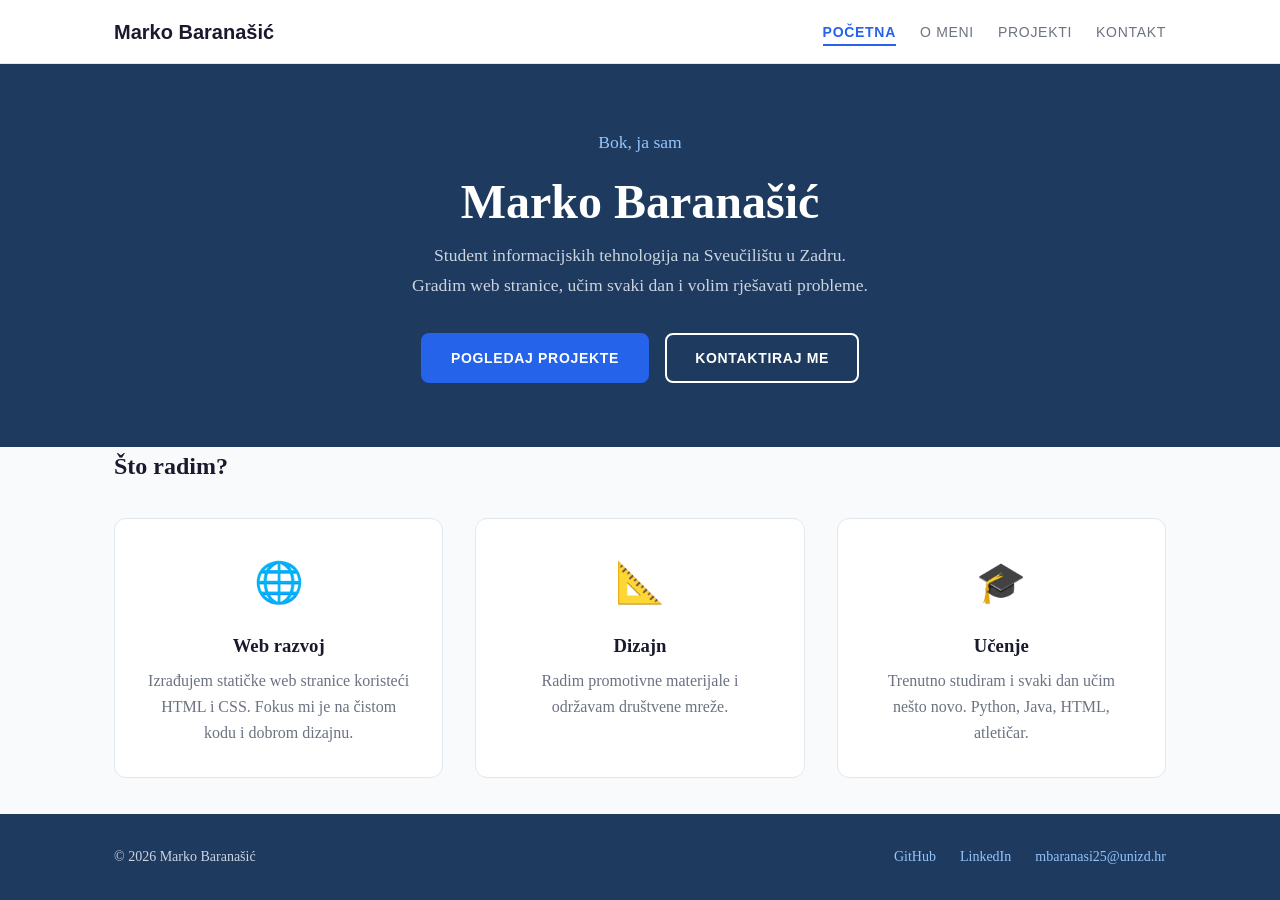
<file: index.html>
<!DOCTYPE html>
<html lang="hr">
<head>
  <meta charset="UTF-8">
  <meta name="viewport" content="width=device-width, initial-scale=1.0">
  <meta name="description" content="Osobni portfolio Marko Baranašić, studenta informatike. Upoznajte moj rad, projekte i vještine.">
  <meta name="author" content="Marko Baranašić">

  <!-- Open Graph -->
  <meta property="og:title" content="Marko Baranašić – Portfolio">
  <meta property="og:description" content="Student IT-a. HTML, CSS, Python i više.">
  <meta property="og:image" content="img/og-preview.jpg">
  <meta property="og:type" content="website">

  <link rel="icon" href="img/favicon.png">
  <link rel="stylesheet" href="css/style.css">
  <title>Naslovnica – Marko Baranašić Portfolio</title>
</head>
<body>

  <!-- Skip link za pristupačnost -->
  <a href="#glavni-sadrzaj" class="skip-link">Preskoči na sadržaj</a>

  <header>
    <!-- Hamburger: checkbox trik bez JavaScripta -->
    <input type="checkbox" id="nav-toggle" class="nav-toggle">

    <div class="header-inner">
      <a href="index.html" class="logo">Marko Baranašić</a>

      <label for="nav-toggle" class="hamburger" aria-label="Otvori izbornik">
        <span></span>
        <span></span>
        <span></span>
      </label>

      <nav>
        <ul>
          <li><a href="index.html" class="aktivna">Početna</a></li>
          <li><a href="o-meni.html">O meni</a></li>
          <li><a href="projekti.html">Projekti</a></li>
          <li><a href="kontakt.html">Kontakt</a></li>
        </ul>
      </nav>
    </div>
  </header>

  <main id="glavni-sadrzaj">

    <!-- Hero sekcija -->
    <section class="hero">
      <div class="kontejner">
        <p class="hero-pozdrav">Bok, ja sam</p>
        <h1>Marko Baranašić</h1>
        <p class="hero-opis">Student informacijskih tehnologija na Sveučilištu u Zadru.<br>
          Gradim web stranice, učim svaki dan i volim rješavati probleme.</p>
        <div class="hero-gumbi">
          <a href="projekti.html" class="gumb gumb-primarni">Pogledaj projekte</a>
          <a href="kontakt.html" class="gumb gumb-sekundarni">Kontaktiraj me</a>
        </div>
      </div>
    </section>

    <!-- Kratki uvod -->
    <section class="uvod kontejner">
      <h2>Što radim?</h2>
      <div class="kartice-uvod">

        <div class="kartica-uvod">
          <div class="kartica-ikona">🌐</div>
          <h3>Web razvoj</h3>
          <p>Izrađujem statičke web stranice koristeći HTML i CSS. Fokus mi je na čistom kodu i dobrom dizajnu.</p>
        </div>

        <div class="kartica-uvod">
          <div class="kartica-ikona">📐</div>
          <h3>Dizajn</h3>
          <p>Radim promotivne materijale i održavam društvene mreže.</p>
        </div>

        <div class="kartica-uvod">
          <div class="kartica-ikona">🎓</div>
          <h3>Učenje</h3>
          <p>Trenutno studiram i svaki dan učim nešto novo. Python, Java, HTML, atletičar.</p>
        </div>

      </div>
    </section>

  </main>

  <footer>
    <div class="kontejner footer-inner">
      <p>&copy; 2026 Marko Baranašić</p>
      <div class="footer-linkovi">
        <a href="https://github.com/marko-baranasic" target="_blank" rel="noopener">GitHub</a>
        <a href="www.linkedin.com/in/marko-baranasic" target="_blank" rel="noopener">LinkedIn</a>
        <a href="mailto:mbaranasi25@unizd.hr">mbaranasi25@unizd.hr</a>
      </div>
    </div>
  </footer>

</body>
</html>
</file>
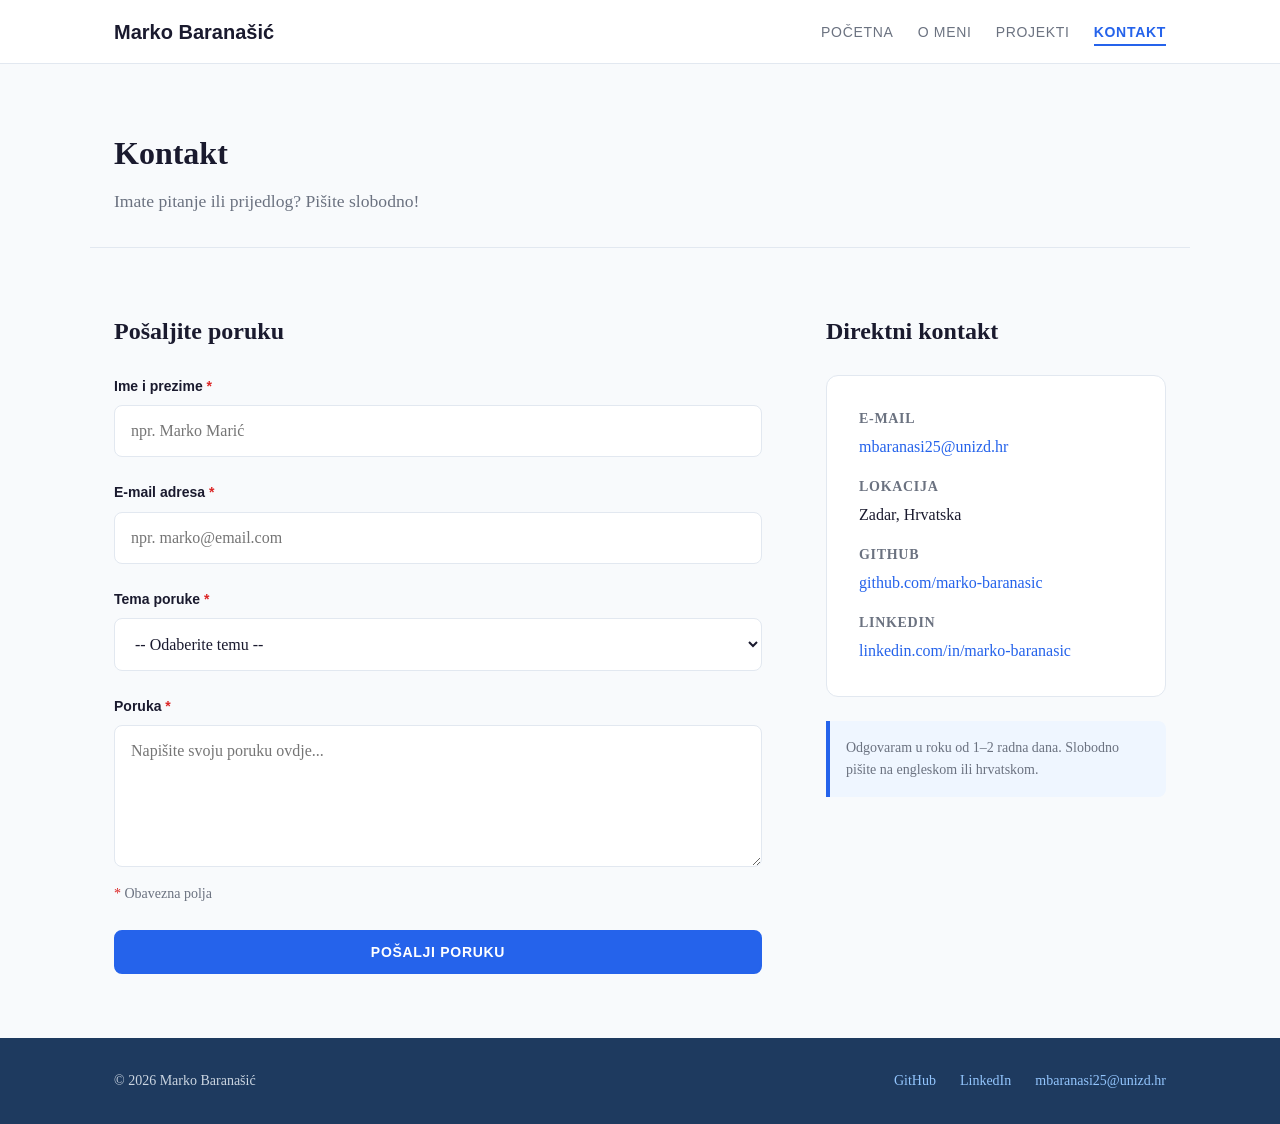
<file: kontakt.html>
<!DOCTYPE html>
<html lang="hr">
<head>
  <meta charset="UTF-8">
  <meta name="viewport" content="width=device-width, initial-scale=1.0">
  <meta name="description" content="Kontaktirajte Marka Baranašića – pošaljite poruku, prijedlog suradnje ili samo pozdrav.">
  <meta name="author" content="Ante Kovač">

  <!-- Open Graph -->
  <meta property="og:title" content="Kontakt – Marko Baranašić">
  <meta property="og:description" content="Javite se Marku Baranašiću – forma za kontakt i podaci.">
  <meta property="og:image" content="img/og-preview.jpg">
  <meta property="og:type" content="website">

  <link rel="icon" href="img/favicon.png">
  <link rel="stylesheet" href="css/style.css">
  <title>Kontakt –Marko Baranašić Portfolio</title>
</head>
<body>

  <a href="#glavni-sadrzaj" class="skip-link">Preskoči na sadržaj</a>

  <header>
    <input type="checkbox" id="nav-toggle" class="nav-toggle">

    <div class="header-inner">
      <a href="index.html" class="logo">Marko Baranašić</a>

      <label for="nav-toggle" class="hamburger" aria-label="Otvori izbornik">
        <span></span>
        <span></span>
        <span></span>
      </label>

      <nav>
        <ul>
          <li><a href="index.html">Početna</a></li>
          <li><a href="o-meni.html">O meni</a></li>
          <li><a href="projekti.html">Projekti</a></li>
          <li><a href="kontakt.html" class="aktivna">Kontakt</a></li>
        </ul>
      </nav>
    </div>
  </header>

  <main id="glavni-sadrzaj">

    <div class="kontejner stranica-zaglavlje">
      <h1>Kontakt</h1>
      <p class="podnaslov">Imate pitanje ili prijedlog? Pišite slobodno!</p>
    </div>

    <div class="kontejner kontakt-grid odjeljak">

      <!-- Forma -->
      <section class="kontakt-forma-odjeljak">
        <h2>Pošaljite poruku</h2>

        <form class="kontakt-forma" action="#" method="post" novalidate>

          <div class="forma-polje">
            <label for="ime">Ime i prezime <span class="obavezno">*</span></label>
            <input
              type="text"
              id="ime"
              name="ime"
              placeholder="npr. Marko Marić"
              required
              autocomplete="name">
          </div>

          <div class="forma-polje">
            <label for="email">E-mail adresa <span class="obavezno">*</span></label>
            <input
              type="email"
              id="email"
              name="email"
              placeholder="npr. marko@email.com"
              required
              autocomplete="email">
          </div>

          <div class="forma-polje">
            <label for="tema">Tema poruke <span class="obavezno">*</span></label>
            <select id="tema" name="tema" required>
              <option value="">-- Odaberite temu --</option>
              <option value="suradnja">Prijedlog suradnje</option>
              <option value="pitanje">Pitanje o projektu</option>
              <option value="posao">Posao ili stažiranje</option>
              <option value="ostalo">Ostalo</option>
            </select>
          </div>

          <div class="forma-polje">
            <label for="poruka">Poruka <span class="obavezno">*</span></label>
            <textarea
              id="poruka"
              name="poruka"
              rows="6"
              placeholder="Napišite svoju poruku ovdje..."
              required></textarea>
          </div>

          <p class="forma-napomena"><span class="obavezno">*</span> Obavezna polja</p>

          <button type="submit" class="gumb gumb-primarni">Pošalji poruku</button>

        </form>
      </section>

      <!-- Kontakt info -->
      <aside class="kontakt-info">
        <h2>Direktni kontakt</h2>

        <ul class="kontakt-lista">
          <li>
            <strong>E-mail</strong>
            <a href="mailto:mbaranasi25@unizd.hr">mbaranasi25@unizd.hr</a>
          </li>
          <li>
            <strong>Lokacija</strong>
            <span>Zadar, Hrvatska</span>
          </li>
          <li>
            <strong>GitHub</strong>
            <a href="https://github.com/marko-baranasic" target="_blank" rel="noopener">github.com/marko-baranasic</a>
          </li>
          <li>
            <strong>LinkedIn</strong>
            <a href="www.linkedin.com/in/marko-baranasic" target="_blank" rel="noopener">linkedin.com/in/marko-baranasic</a>
          </li>
        </ul>

        <div class="kontakt-napomena">
          <p>Odgovaram u roku od 1–2 radna dana. Slobodno pišite na engleskom ili hrvatskom.</p>
        </div>
      </aside>

    </div>

  </main>

  <footer>
    <div class="kontejner footer-inner">
      <p>&copy; 2026 Marko Baranašić</p>
      <div class="footer-linkovi">
        <a href="https://github.com/marko-baranasic" target="_blank" rel="noopener">GitHub</a>
        <a href="www.linkedin.com/in/marko-baranasic" target="_blank" rel="noopener">LinkedIn</a>
        <a href="mailto:mbaranasi25@unizd.hr">mbaranasi25@unizd.hr</a>
      </div>
    </div>
  </footer>

</body>
</html>
</file>
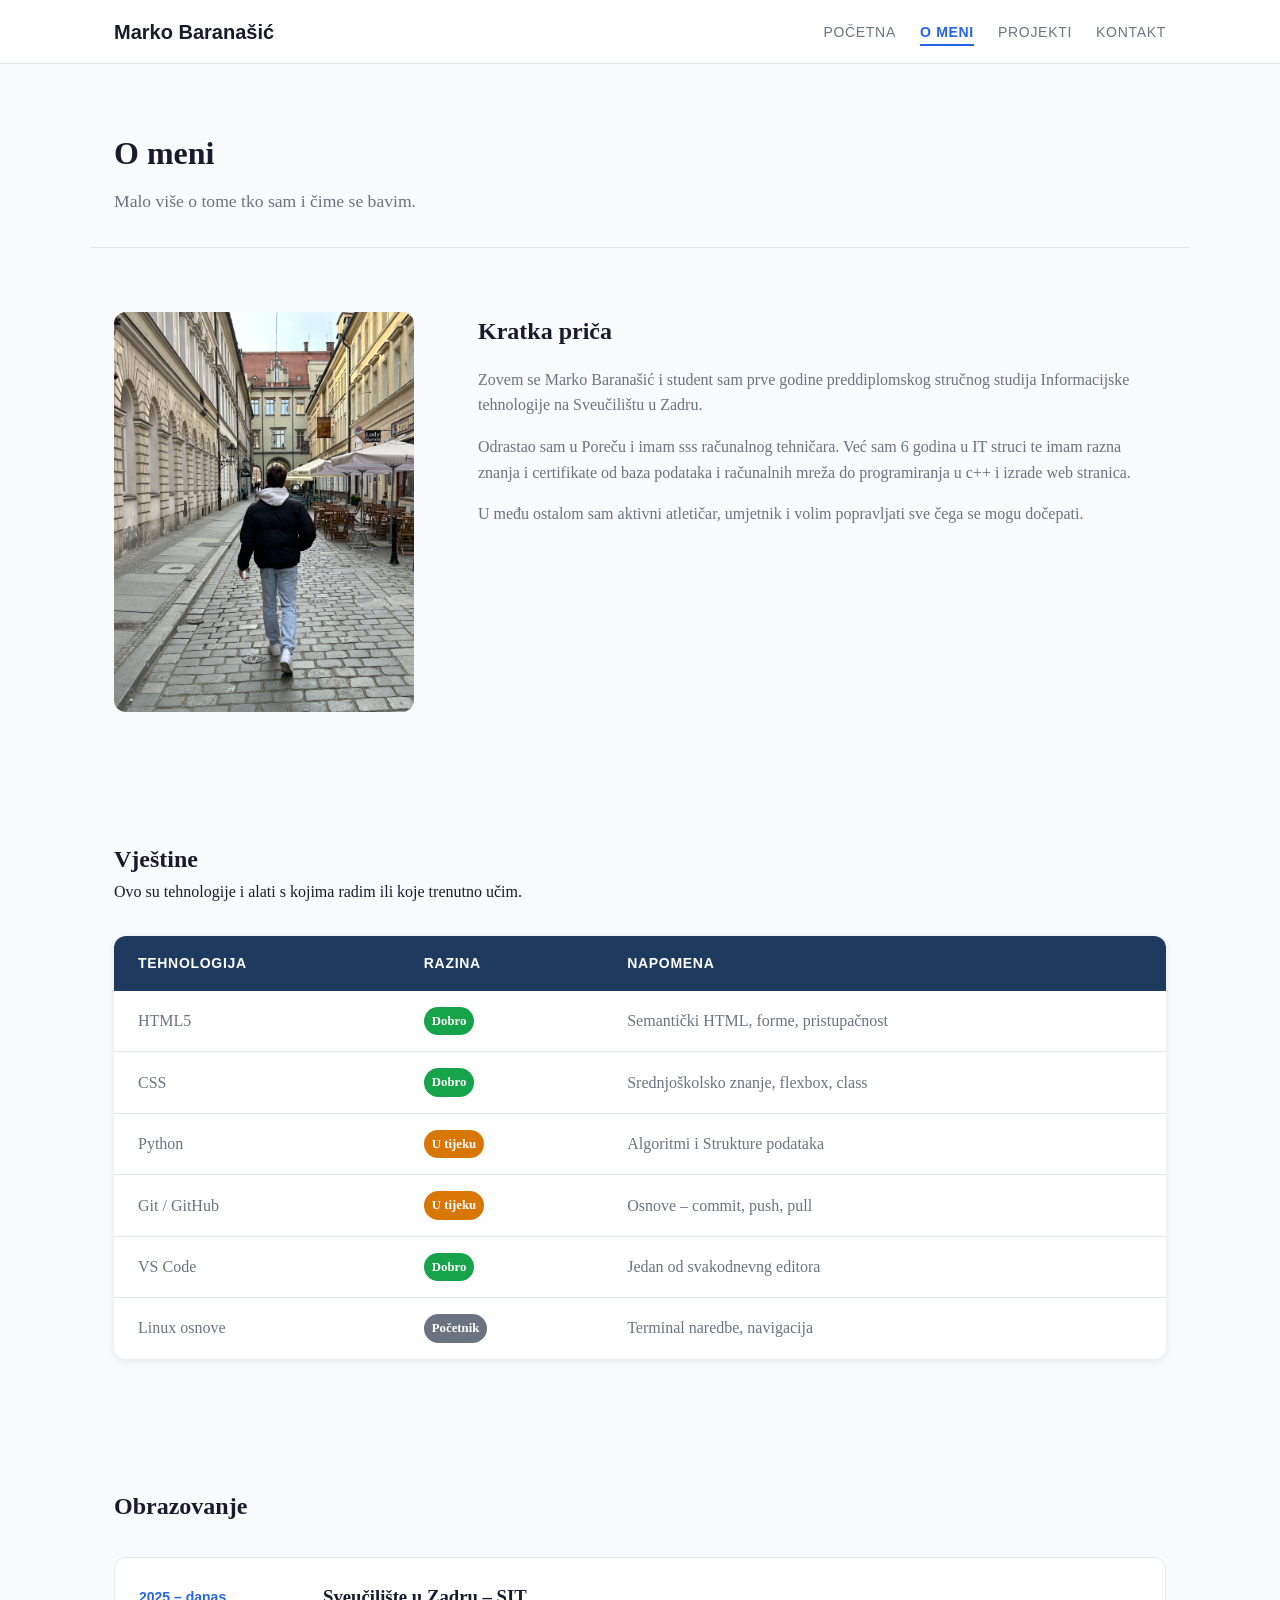
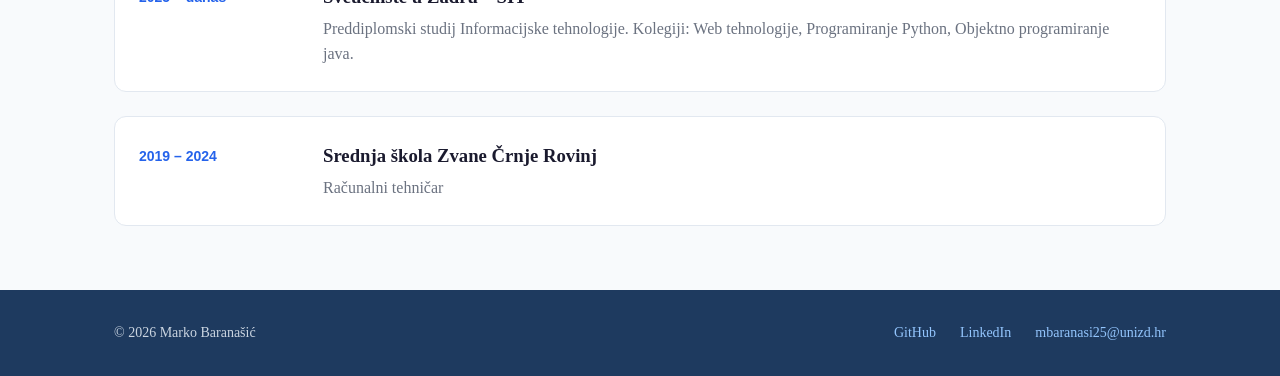
<file: o-meni.html>
<!DOCTYPE html>
<html lang="hr">
<head>
  <meta charset="UTF-8">
  <meta name="viewport" content="width=device-width, initial-scale=1.0">
  <meta name="description" content="Saznajte više o Marku Baranašiću – obrazovanje, vještine i kratka biografija.">
  <meta name="author" content="Ante Kovač">

  <!-- Open Graph -->
  <meta property="og:title" content="O meni – Marko Baranašić">
  <meta property="og:description" content="Obrazovanje, vještine i kratka biografija Ante Kovača.">
  <meta property="og:image" content="img/og-preview.jpg">
  <meta property="og:type" content="website">

  <link rel="icon" href="img/favicon.png">
  <link rel="stylesheet" href="css/style.css">
  <title>O meni – Marko Baranašić</title>
</head>
<body>

  <a href="#glavni-sadrzaj" class="skip-link">Preskoči na sadržaj</a>

  <header>
    <input type="checkbox" id="nav-toggle" class="nav-toggle">

    <div class="header-inner">
      <a href="index.html" class="logo">Marko Baranašić</a>

      <label for="nav-toggle" class="hamburger" aria-label="Otvori izbornik">
        <span></span>
        <span></span>
        <span></span>
      </label>

      <nav>
        <ul>
          <li><a href="index.html">Početna</a></li>
          <li><a href="o-meni.html" class="aktivna">O meni</a></li>
          <li><a href="projekti.html">Projekti</a></li>
          <li><a href="kontakt.html">Kontakt</a></li>
        </ul>
      </nav>
    </div>
  </header>

  <main id="glavni-sadrzaj">

    <div class="kontejner stranica-zaglavlje">
      <h1>O meni</h1>
      <p class="podnaslov">Malo više o tome tko sam i čime se bavim.</p>
    </div>

    <!-- Biografija -->
    <section class="kontejner odjeljak">
      <div class="bio-grid">

        <div class="bio-slika">
          <img src="img/profil.jpg" alt="Fotografija Marka Baranašića s leđa" width="300" height="300">
        </div>

        <div class="bio-tekst">
          <h2>Kratka priča</h2>
          <p>Zovem se Marko Baranašić i student sam prve godine preddiplomskog stručnog studija Informacijske tehnologije na Sveučilištu u Zadru.</p>
          <p>Odrastao sam u Poreču i imam sss računalnog tehničara. Već sam 6 godina u IT struci te imam razna znanja i certifikate od baza podataka i računalnih mreža do programiranja u c++ i izrade web stranica.</p>
          <p>U među ostalom sam aktivni atletičar, umjetnik i volim popravljati sve čega se mogu dočepati.</p>
        </div>

      </div>
    </section>

    <!-- Vještine -->
    <section class="kontejner odjeljak">
      <h2>Vještine</h2>
      <p>Ovo su tehnologije i alati s kojima radim ili koje trenutno učim.</p>

      <table class="tablica-vjestina">
        <thead>
          <tr>
            <th>Tehnologija</th>
            <th>Razina</th>
            <th>Napomena</th>
          </tr>
        </thead>
        <tbody>
          <tr>
            <td>HTML5</td>
            <td><span class="razina razina-dobro">Dobro</span></td>
            <td>Semantički HTML, forme, pristupačnost</td>
          </tr>
          <tr>
            <td>CSS</td>
            <td><span class="razina razina-dobro">Dobro</span></td>
            <td>Srednjoškolsko znanje, flexbox, class</td>
          </tr>
          <tr>
            <td>Python</td>
            <td><span class="razina razina-srednje">U tijeku</span></td>
            <td>Algoritmi i Strukture podataka</td>
          </tr>
          <tr>
            <td>Git / GitHub</td>
            <td><span class="razina razina-srednje">U tijeku</span></td>
            <td>Osnove – commit, push, pull</td>
          </tr>
          <tr>
            <td>VS Code</td>
            <td><span class="razina razina-dobro">Dobro</span></td>
            <td>Jedan od svakodnevng editora</td>
          </tr>
          <tr>
            <td>Linux osnove</td>
            <td><span class="razina razina-pocetnik">Početnik</span></td>
            <td>Terminal naredbe, navigacija</td>
          </tr>
        </tbody>
      </table>
    </section>

    <!-- Obrazovanje -->
    <section class="kontejner odjeljak">
      <h2>Obrazovanje</h2>

      <div class="obrazovanje-lista">

        <div class="obrazovanje-stavka">
          <div class="obrazovanje-godina">2025 – danas</div>
          <div class="obrazovanje-opis">
            <h3>Sveučilište u Zadru – SIT</h3>
            <p>Preddiplomski studij Informacijske tehnologije. Kolegiji: Web tehnologije, Programiranje Python, Objektno programiranje java.</p>
          </div>
        </div>

        <div class="obrazovanje-stavka">
          <div class="obrazovanje-godina">2019 – 2024</div>
          <div class="obrazovanje-opis">
            <h3>Srednja škola Zvane Črnje Rovinj</h3>
            <p>Računalni tehničar</p>
          </div>
        </div>

      </div>
    </section>

  </main>

  <footer>
    <div class="kontejner footer-inner">
      <p>&copy; 2026 Marko Baranašić</p>
      <div class="footer-linkovi">
        <a href="https://github.com/marko-baranasic" target="_blank" rel="noopener">GitHub</a>
        <a href="www.linkedin.com/in/marko-baranasic" target="_blank" rel="noopener">LinkedIn</a>
        <a href="mbaranasi25@unizd.hr">mbaranasi25@unizd.hr</a>
      </div>
    </div>
  </footer>

</body>
</html>
</file>
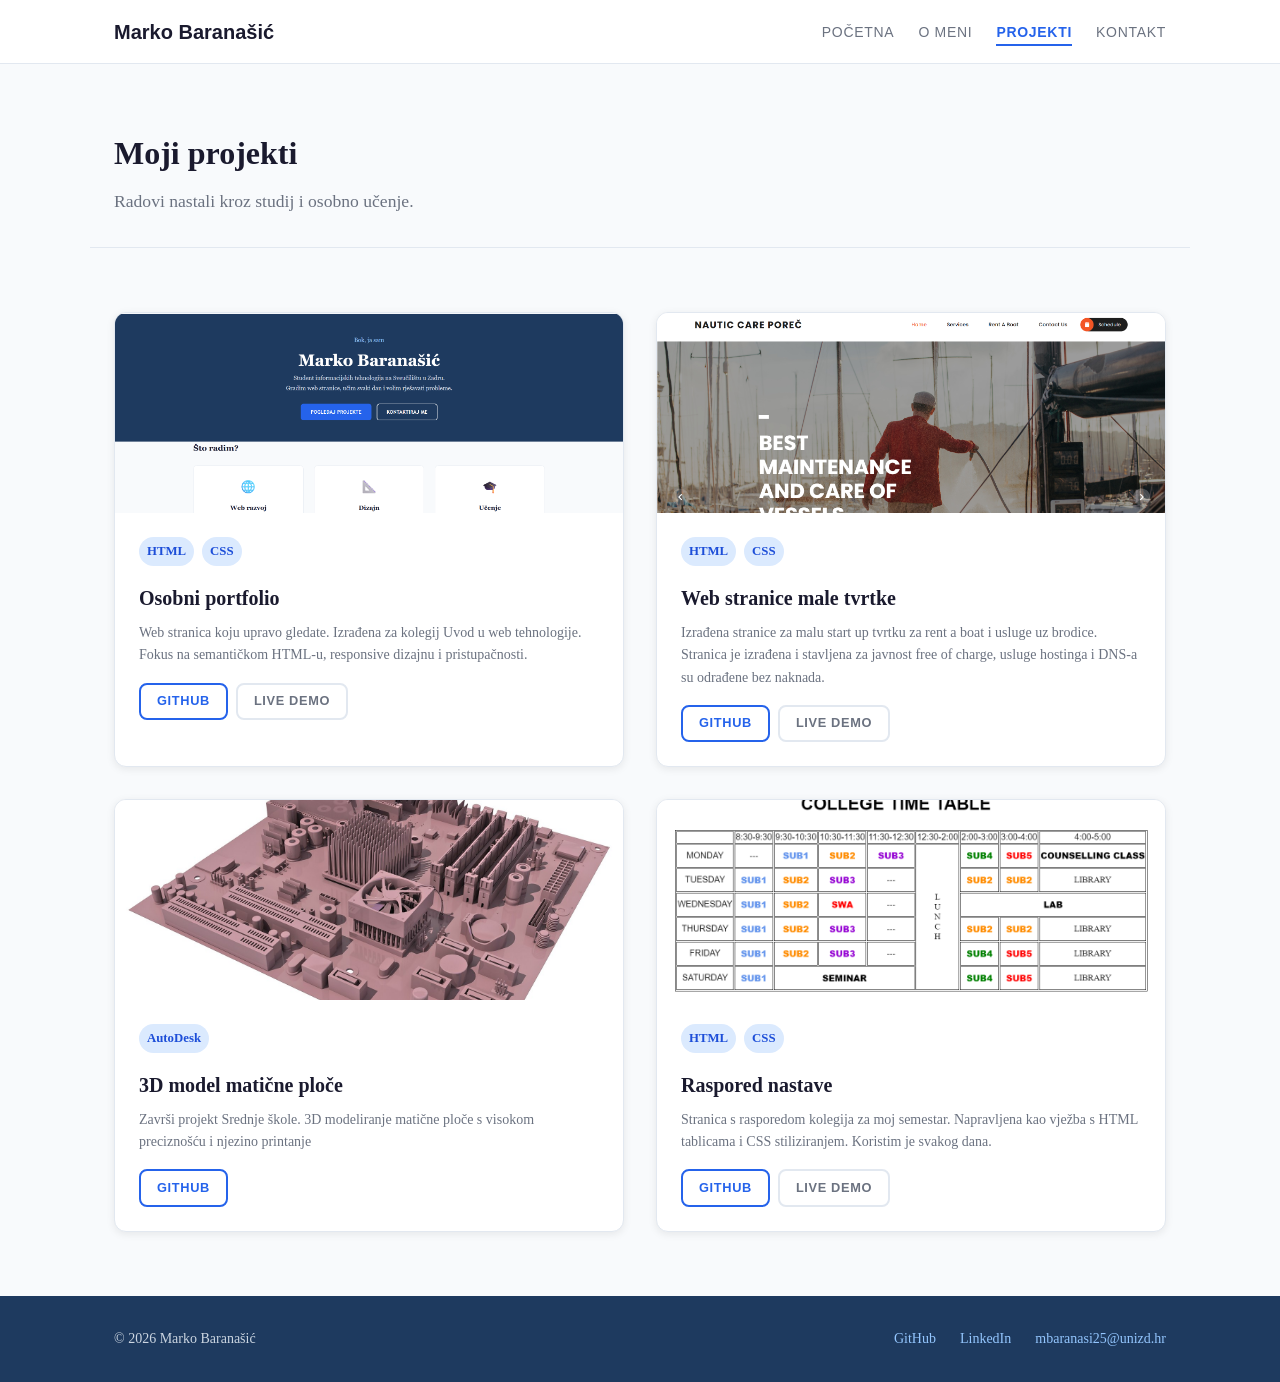
<file: projekti.html>
<!DOCTYPE html>
<html lang="hr">
<head>
  <meta charset="UTF-8">
  <meta name="viewport" content="width=device-width, initial-scale=1.0">
  <meta name="description" content="Pogledajte projekte Marka Baranašića – web stranice, školski radovi i osobni eksperimenti.">
  <meta name="author" content="Marko Baranašićč">

  <!-- Open Graph -->
  <meta property="og:title" content="Projekti – Marko Baranašić Portfolio">
  <meta property="og:description" content="Web projekti, školski radovi i eksperimenti Marko Baranašića.">
  <meta property="og:image" content="img/og-preview.jpg">
  <meta property="og:type" content="website">

  <link rel="icon" href="img/favicon.png">
  <link rel="stylesheet" href="css/style.css">
  <title>Projekti – Marko Baranašić Portfolio</title>
</head>
<body>

  <a href="#glavni-sadrzaj" class="skip-link">Preskoči na sadržaj</a>

  <header>
    <input type="checkbox" id="nav-toggle" class="nav-toggle">

    <div class="header-inner">
      <a href="index.html" class="logo">Marko Baranašić</a>

      <label for="nav-toggle" class="hamburger" aria-label="Otvori izbornik">
        <span></span>
        <span></span>
        <span></span>
      </label>

      <nav>
        <ul>
          <li><a href="index.html">Početna</a></li>
          <li><a href="o-meni.html">O meni</a></li>
          <li><a href="projekti.html" class="aktivna">Projekti</a></li>
          <li><a href="kontakt.html">Kontakt</a></li>
        </ul>
      </nav>
    </div>
  </header>

  <main id="glavni-sadrzaj">

    <div class="kontejner stranica-zaglavlje">
      <h1>Moji projekti</h1>
      <p class="podnaslov">Radovi nastali kroz studij i osobno učenje.</p>
    </div>

    <!-- Grid projekata -->
    <section class="kontejner odjeljak">
      <div class="projekti-grid">

        <!-- Projekt 1 -->
        <article class="projekt-kartica">
          <div class="projekt-slika">
            <img src="img/projekt-portfolio.png" alt="Screenshot portfolio web stranice" width="400" height="220">
          </div>
          <div class="projekt-sadrzaj">
            <div class="projekt-oznake">
              <span class="oznaka">HTML</span>
              <span class="oznaka">CSS</span>
            </div>
            <h2>Osobni portfolio</h2>
            <p>Web stranica koju upravo gledate. Izrađena za kolegij Uvod u web tehnologije. Fokus na semantičkom HTML-u, responsive dizajnu i pristupačnosti.</p>
            <div class="projekt-linkovi">
              <a href="https://github.com/" target="_blank" rel="noopener" class="gumb gumb-mali">GitHub</a>
              <a href="https://netlify.app/" target="_blank" rel="noopener" class="gumb gumb-mali gumb-sekundarni">Live demo</a>
            </div>
          </div>
        </article>

        <!-- Projekt 2 -->
        <article class="projekt-kartica">
          <div class="projekt-slika">
            <img src="img/projekt-nautic.png" alt="Screenshot stranice Nautic care porec" width="400" height="220">
          </div>
          <div class="projekt-sadrzaj">
            <div class="projekt-oznake">
              <span class="oznaka">HTML</span>
              <span class="oznaka">CSS</span>
            </div>
            <h2>Web stranice male tvrtke</h2>
            <p>Izrađena stranice za malu start up tvrtku za rent a boat i usluge uz brodice. Stranica je izrađena i stavljena za javnost free of charge, usluge hostinga i DNS-a su odrađene bez naknada.</p>
            <div class="projekt-linkovi">
              <a href="https://github.com/marko-baranasic/NauticCarePorec.git" target="_blank" rel="noopener" class="gumb gumb-mali">GitHub</a>
              <a href="https://nautic-care-porec.hr/" target="_blank" rel="noopener" class="gumb gumb-mali gumb-sekundarni">Live demo</a>
            </div>
          </div>
        </article>

        <!-- Projekt 3 -->
        <article class="projekt-kartica">
          <div class="projekt-slika">
            <img src="img/projekt-maticna.jpg" alt="Screenshot projeka 3d model maticne ploce" width="400" height="220">
          </div>
          <div class="projekt-sadrzaj">
            <div class="projekt-oznake">
              <span class="oznaka">AutoDesk</span>
            </div>
            <h2>3D model matične ploče</h2>
            <p>Završi projekt Srednje škole. 3D modeliranje matične ploče s visokom preciznošću i njezino printanje</p>
            <div class="projekt-linkovi">
              <a href="https://github.com/" target="_blank" rel="noopener" class="gumb gumb-mali">GitHub</a>
            </div>
          </div>
        </article>

        <!-- Projekt 4 -->
        <article class="projekt-kartica">
          <div class="projekt-slika">
            <img src="img/projekt-raspored.png" alt="Screenshot stranice s rasporedom nastave" width="400" height="220">
          </div>
          <div class="projekt-sadrzaj">
            <div class="projekt-oznake">
              <span class="oznaka">HTML</span>
              <span class="oznaka">CSS</span>
            </div>
            <h2>Raspored nastave</h2>
            <p>Stranica s rasporedom kolegija za moj semestar. Napravljena kao vježba s HTML tablicama i CSS stiliziranjem. Koristim je svakog dana.</p>
            <div class="projekt-linkovi">
              <a href="https://github.com/" target="_blank" rel="noopener" class="gumb gumb-mali">GitHub</a>
              <a href="https://netlify.app/" target="_blank" rel="noopener" class="gumb gumb-mali gumb-sekundarni">Live demo</a>
            </div>
          </div>
        </article>

      </div>
    </section>

  </main>

  <footer>
    <div class="kontejner footer-inner">
      <p>&copy; 2026 Marko Baranašić</p>
      <div class="footer-linkovi">
        <a href="https://github.com/marko-baranasic" target="_blank" rel="noopener">GitHub</a>
        <a href="www.linkedin.com/in/marko-baranasic" target="_blank" rel="noopener">LinkedIn</a>
        <a href="mailto:mbaranasi25@unizd.hr">mbaranasi25@unizd.hr</a>
      </div>
    </div>
  </footer>

</body>
</html>
</file>
<file: css/style.css>
/* ============================================
   style.css – Portfolio Marko Baranašić
   Struktura:
   1. Tokeni (CSS varijable)
   2. Reset i osnove
   3. Layout i kontejner
   4. Skip link
   5. Header i navigacija
   6. Hamburger izbornik (samo CSS)
   7. Hero sekcija
   8. Opći dijelovi stranica
   9. Stranica: O meni
   10. Stranica: Projekti
   11. Stranica: Kontakt
   12. Footer
   13. Media queries (mobitel)
============================================ */


/* ------------------------------------------
   1. TOKENI – CSS varijable
------------------------------------------ */
:root {
  /* Boje */
  --boja-primarna:   #2563eb;   /* plava – gumbi, linkovi */
  --boja-hover:      #1d4ed8;   /* tamnija plava za hover */
  --boja-tekst:      #1a1a2e;   /* gotovo crna za tekst */
  --boja-siva:       #6b7280;   /* siva za sporedni tekst */
  --boja-pozadina:   #f8fafc;   /* gotovo bijela pozadina */
  --boja-bijela:     #ffffff;
  --boja-obrub:      #e2e8f0;   /* svjetlo siva za obrube */
  --boja-hero:       #1e3a5f;   /* tamno plava za hero */

  /* Oznake vještina */
  --boja-dobro:      #16a34a;
  --boja-srednje:    #d97706;
  --boja-pocetnik:   #6b7280;

  /* Razmaci */
  --razmak-xs:  0.25rem;  /*  4px */
  --razmak-s:   0.5rem;   /*  8px */
  --razmak-m:   1rem;     /* 16px */
  --razmak-l:   1.5rem;   /* 24px */
  --razmak-xl:  2rem;     /* 32px */
  --razmak-xxl: 4rem;     /* 64px */

  /* Tipografija */
  --font-tijelo:   Georgia, 'Times New Roman', serif;
  --font-naslovi:  'Trebuchet MS', Tahoma, sans-serif;
  --velicina-baza: 1rem;       /* 16px */
  --velicina-mala: 0.875rem;   /* 14px */
  --velicina-h1:   2.5rem;
  --velicina-h2:   1.75rem;
  --velicina-h3:   1.25rem;

  /* Ostalo */
  --radijus:        8px;
  --radijus-veliki: 12px;
  --sjena:          0 2px 8px rgba(0, 0, 0, 0.08);
  --sjena-hover:    0 4px 16px rgba(0, 0, 0, 0.14);
  --max-sirina:     1100px;
  --header-visina:  64px;
}


/* ------------------------------------------
   2. RESET I OSNOVE
------------------------------------------ */
*, *::before, *::after {
  box-sizing: border-box;
  margin: 0;
  padding: 0;
}

html {
  scroll-behavior: smooth;
}

body {
  font-family: var(--font-tijelo);
  font-size: var(--velicina-baza);
  color: var(--boja-tekst);
  background-color: var(--boja-pozadina);
  line-height: 1.6;
  min-height: 100vh;
  display: flex;
  flex-direction: column;
}

main {
  flex: 1; /* main zauzima ostatak visine – footer je na dnu */
}

img {
  max-width: 100%;
  height: auto;
  display: block;
}

a {
  color: var(--boja-primarna);
  text-decoration: none;
}

a:hover {
  text-decoration: underline;
}


ul {
  list-style: none; /* Kod listi skida točkcie*/
}


/* ------------------------------------------
   3. LAYOUT – KONTEJNER
------------------------------------------ */
.kontejner {
  max-width: var(--max-sirina);
  margin-left: auto;
  margin-right: auto;
  padding-left: var(--razmak-l);
  padding-right: var(--razmak-l);
}

.odjeljak {
  padding-top: var(--razmak-xxl);
  padding-bottom: var(--razmak-xxl);
}


/* ------------------------------------------
   4. SKIP LINK (pristupačnost)
------------------------------------------ */
.skip-link {
  position: absolute;
  top: -100px; /* sakriven van ekrana */
  left: var(--razmak-m);
  background: var(--boja-primarna);
  color: var(--boja-bijela);
  padding: var(--razmak-s) var(--razmak-m);
  border-radius: var(--radijus);
  font-weight: bold;
  z-index: 999;
}

/* Kad dobije fokus (Tab tipka), pojavljuje se */
.skip-link:focus {
  top: var(--razmak-m);
}


/* ------------------------------------------
   5. HEADER I NAVIGACIJA
------------------------------------------ */
header {
  background-color: var(--boja-bijela);
  border-bottom: 1px solid var(--boja-obrub);
  position: sticky;
  top: 0;
  z-index: 100;
  height: var(--header-visina);
}

.header-inner {
  max-width: var(--max-sirina);
  margin: 0 auto;
  padding: 0 var(--razmak-l);
  height: 100%;
  display: flex;
  align-items: center;
  justify-content: space-between;
}

/* Logo */
.logo {
  font-family: var(--font-naslovi);
  font-size: 1.25rem;
  font-weight: bold;
  color: var(--boja-tekst);
  text-decoration: none;
}

.logo:hover {
  color: var(--boja-primarna);
  text-decoration: none;
}

/* Desktop navigacija */
nav ul {
  display: flex;
  gap: var(--razmak-l);
}

nav ul li a {
  color: var(--boja-siva);
  font-family: var(--font-naslovi);
  font-size: var(--velicina-mala);
  text-transform: uppercase;
  letter-spacing: 0.05em;
  text-decoration: none;
  padding: var(--razmak-xs) 0;
  border-bottom: 2px solid transparent;
  transition: color 0.2s, border-color 0.2s;
}

nav ul li a:hover {
  color: var(--boja-primarna);
  text-decoration: none;
}

/* Aktivna stavka */
nav ul li a.aktivna {
  color: var(--boja-primarna);
  border-bottom-color: var(--boja-primarna);
  font-weight: bold;
}


/* ------------------------------------------
   6. HAMBURGER IZBORNIK (samo CSS, bez JS)

   Kako radi:
   - <input type="checkbox" id="nav-toggle"> je sakriven
   - <label for="nav-toggle"> je hamburger ikona
   - Kad je checkbox :checked, navigacija se prikazuje
   - Na desktopu je checkbox i hamburger sakriven
------------------------------------------ */

/* Checkbox je uvijek sakriven */
.nav-toggle {
  display: none;
}

/* Hamburger gumb – vidljiv samo na mobitelu */
.hamburger {
  display: none;
  flex-direction: column;
  justify-content: space-between;
  width: 28px;
  height: 20px;
  cursor: pointer;
  padding: 0;
}

.hamburger span {
  display: block;
  width: 100%;
  height: 3px;
  background-color: var(--boja-tekst);
  border-radius: 3px;
  transition: background-color 0.2s;
}

.hamburger:hover span {
  background-color: var(--boja-primarna);
}


/* ------------------------------------------
   7. HERO SEKCIJA (index.html)
------------------------------------------ */
.hero {
  background-color: var(--boja-hero);
  color: var(--boja-bijela);
  padding: var(--razmak-xxl) 0;
  text-align: center;
}

.hero-pozdrav {
  font-size: 1.1rem;
  color: #93c5fd; /* svjetlo plava */
  margin-bottom: var(--razmak-s);
}

.hero h1 {
  color: var(--boja-bijela);
  font-size: 3rem;
}

.hero-opis {
  font-size: 1.1rem;
  color: #cbd5e1; /* svjetlo siva */
  max-width: 600px;
  margin: 0 auto var(--razmak-xl);/* centriranje*/
  line-height: 1.7;
}

.hero-gumbi {
  display: flex;
  gap: var(--razmak-m);
  justify-content: center;
  flex-wrap: wrap;/* ide u novi red ako nema mista*/
}


/* ------------------------------------------
   7b. GUMBI
------------------------------------------ */
.gumb {
  display: inline-block;
  padding: 0.75rem 1.75rem;
  border-radius: var(--radijus);
  font-family: var(--font-naslovi);
  font-weight: bold;
  font-size: var(--velicina-mala);
  text-transform: uppercase;
  letter-spacing: 0.05em;
  cursor: pointer;
  border: 2px solid transparent;
  text-decoration: none;
  transition: background-color 0.2s, color 0.2s, border-color 0.2s;
}

.gumb-primarni {
  background-color: var(--boja-primarna);
  color: var(--boja-bijela);
  border-color: var(--boja-primarna);
}

.gumb-primarni:hover {
  background-color: var(--boja-hover);
  border-color: var(--boja-hover);
  text-decoration: none;
  color: var(--boja-bijela);
}

.gumb-sekundarni {
  background-color: transparent;
  color: var(--boja-bijela);
  border-color: var(--boja-bijela);
}

.gumb-sekundarni:hover {
  background-color: var(--boja-bijela);
  color: var(--boja-hero);
  text-decoration: none;
}

.gumb-mali {
  padding: 0.4rem 1rem;
  font-size: 0.8rem;
  color: var(--boja-primarna);
  border-color: var(--boja-primarna);
  background-color: transparent;
}

.gumb-mali:hover {
  background-color: var(--boja-primarna);
  color: var(--boja-bijela);
  text-decoration: none;
}

.gumb-mali.gumb-sekundarni {
  color: var(--boja-siva);
  border-color: var(--boja-obrub);
}

.gumb-mali.gumb-sekundarni:hover {
  background-color: var(--boja-obrub);
  color: var(--boja-tekst);
}


/* ------------------------------------------
   8. OPĆI DIJELOVI STRANICA
------------------------------------------ */

/* Zaglavlje interne stranice */
.stranica-zaglavlje {
  padding-top: var(--razmak-xxl);
  padding-bottom: var(--razmak-xl);
  border-bottom: 1px solid var(--boja-obrub);
}

.stranica-zaglavlje h1 {
  margin-bottom: var(--razmak-s); /* naslov će imat mjesta ispod sebe nes sitno*/
}

.podnaslov {
  color: var(--boja-siva);
  font-size: 1.1rem;
}

/* Kartice uvoda (index.html) */
.kartice-uvod {
  display: grid;
  grid-template-columns: repeat(3, 1fr);
  gap: var(--razmak-xl);
  margin-top: var(--razmak-xl);
}

.kartica-uvod {
  background-color: var(--boja-bijela);
  border: 1px solid var(--boja-obrub);
  border-radius: var(--radijus-veliki);
  padding: var(--razmak-xl);
  text-align: center;
}

.kartica-ikona {
  font-size: 2.5rem;
  margin-bottom: var(--razmak-m);
}

.kartica-uvod h3 {
  margin-bottom: var(--razmak-s);
}

.kartica-uvod p {
  color: var(--boja-siva);
}

.uvod h2 {
  margin-bottom: var(--razmak-s);
}


/* ------------------------------------------
   9. STRANICA: O MENI
------------------------------------------ */

/* Bio grid: slika + tekst */
.bio-grid {
  display: grid;
  grid-template-columns: 300px 1fr;
  gap: var(--razmak-xxl);
  align-items: start;
}

.bio-slika img {
  border-radius: var(--radijus-veliki);
  width: 100%;
  height: auto;
  object-fit: cover;
  min-height: 300px;
}

.bio-tekst h2 {
  margin-bottom: var(--razmak-m);
}

.bio-tekst p {
  color: var(--boja-siva);
  margin-bottom: var(--razmak-m);
}

/* Tablica vještina */
.tablica-vjestina {
  width: 100%;
  border-collapse: collapse;
  margin-top: var(--razmak-xl);
  background-color: var(--boja-bijela);
  border-radius: var(--radijus-veliki);
  overflow: hidden; /* zaobljeni rubovi */
  box-shadow: var(--sjena);
}

.tablica-vjestina th {
  background-color: var(--boja-hero);
  color: var(--boja-bijela);
  text-align: left;
  padding: var(--razmak-m) var(--razmak-l);
  font-family: var(--font-naslovi);
  font-size: var(--velicina-mala);
  text-transform: uppercase;
  letter-spacing: 0.05em;
}

.tablica-vjestina td {
  padding: var(--razmak-m) var(--razmak-l);
  border-bottom: 1px solid var(--boja-obrub);
  color: var(--boja-siva);
}

.tablica-vjestina tr:last-child td {
  border-bottom: none;
}

.tablica-vjestina tr:hover td {
  background-color: var(--boja-pozadina);
}

/* Oznake razine */
.razina {
  display: inline-block;
  padding: var(--razmak-xs) var(--razmak-s);
  border-radius: 999px; /* pill oblik */
  font-size: 0.8rem;
  font-weight: bold;
  color: var(--boja-bijela);
}

.razina-dobro    { background-color: var(--boja-dobro); }
.razina-srednje  { background-color: var(--boja-srednje); }
.razina-pocetnik { background-color: var(--boja-pocetnik); }

/* Obrazovanje */
.obrazovanje-lista {
  margin-top: var(--razmak-xl);
  display: flex;
  flex-direction: column;
  gap: var(--razmak-l);
}

.obrazovanje-stavka {
  display: grid;
  grid-template-columns: 160px 1fr;
  gap: var(--razmak-l);
  padding: var(--razmak-l);
  background-color: var(--boja-bijela);
  border: 1px solid var(--boja-obrub);
  border-radius: var(--radijus-veliki);
}

.obrazovanje-godina {
  font-family: var(--font-naslovi);
  font-weight: bold;
  color: var(--boja-primarna);
  font-size: var(--velicina-mala);
  padding-top: var(--razmak-xs);
}

.obrazovanje-opis h3 {
  margin-bottom: var(--razmak-xs);
}

.obrazovanje-opis p {
  color: var(--boja-siva);
}


/* ------------------------------------------
   10. STRANICA: PROJEKTI
------------------------------------------ */
.projekti-grid {
  display: grid;
  grid-template-columns: repeat(2, 1fr);
  gap: var(--razmak-xl);
}

.projekt-kartica {
  background-color: var(--boja-bijela);
  border: 1px solid var(--boja-obrub);
  border-radius: var(--radijus-veliki);
  overflow: hidden;
  box-shadow: var(--sjena);
  transition: box-shadow 0.2s, transform 0.2s;
}

.projekt-kartica:hover {
  box-shadow: var(--sjena-hover);
  transform: translateY(-3px);
}

.projekt-slika img {
  width: 100%;
  height: 200px;
  object-fit: cover;
  background-color: var(--boja-obrub); /* fallback */
}

.projekt-sadrzaj {
  padding: var(--razmak-l);
}

.projekt-oznake {
  display: flex;
  gap: var(--razmak-s);
  flex-wrap: wrap;
  margin-bottom: var(--razmak-m);
}

.oznaka {
  background-color: #dbeafe; /* svjetlo plava */
  color: var(--boja-hover);
  padding: var(--razmak-xs) var(--razmak-s);
  border-radius: 999px;
  font-size: 0.8rem;
  font-weight: bold;
}

.projekt-sadrzaj h2 {
  font-size: var(--velicina-h3);
  margin-bottom: var(--razmak-s);
}

.projekt-sadrzaj p {
  color: var(--boja-siva);
  margin-bottom: var(--razmak-m);
  font-size: var(--velicina-mala);
}

.projekt-linkovi {
  display: flex;
  gap: var(--razmak-s);
  flex-wrap: wrap;
}


/* ------------------------------------------
   11. STRANICA: KONTAKT
------------------------------------------ */
.kontakt-grid {
  display: grid;
  grid-template-columns: 1fr 340px;
  gap: var(--razmak-xxl);
  align-items: start;
}

.kontakt-forma-odjeljak h2,
.kontakt-info h2 {
  margin-bottom: var(--razmak-l);
}

/* Forma */
.kontakt-forma {
  display: flex;
  flex-direction: column;
  gap: var(--razmak-l);
}

.forma-polje {
  display: flex;
  flex-direction: column;
  gap: var(--razmak-s);
}

.forma-polje label {
  font-family: var(--font-naslovi);
  font-size: var(--velicina-mala);
  font-weight: bold;
  color: var(--boja-tekst);
}

.obavezno {
  color: #dc2626; /* crvena */
}

.forma-polje input,
.forma-polje select,
.forma-polje textarea {
  width: 100%;
  padding: var(--razmak-m);
  border: 1px solid var(--boja-obrub);
  border-radius: var(--radijus);
  font-family: var(--font-tijelo);
  font-size: var(--velicina-baza);
  color: var(--boja-tekst);
  background-color: var(--boja-bijela);
  transition: border-color 0.2s;
}

.forma-polje input:hover,
.forma-polje select:hover,
.forma-polje textarea:hover {
  border-color: var(--boja-primarna);
}

.forma-polje textarea {
  resize: vertical;
  min-height: 140px;
}

.forma-napomena {
  font-size: var(--velicina-mala);
  color: var(--boja-siva);
  margin-top: calc(-1 * var(--razmak-s));
}

/* Kontakt info sidebar */
.kontakt-lista {
  display: flex;
  flex-direction: column;
  gap: var(--razmak-m);
  background-color: var(--boja-bijela);
  border: 1px solid var(--boja-obrub);
  border-radius: var(--radijus-veliki);
  padding: var(--razmak-xl);
}

.kontakt-lista li {
  display: flex;
  flex-direction: column;
  gap: var(--razmak-xs);
}

.kontakt-lista strong {
  font-size: var(--velicina-mala);
  text-transform: uppercase;
  letter-spacing: 0.05em;
  color: var(--boja-siva);
}

.kontakt-napomena {
  margin-top: var(--razmak-l);
  padding: var(--razmak-m);
  background-color: #eff6ff; /* jako svjetlo plava */
  border-left: 4px solid var(--boja-primarna);
  border-radius: 0 var(--radijus) var(--radijus) 0;
}

.kontakt-napomena p {
  font-size: var(--velicina-mala);
  color: var(--boja-siva);
}


/* ------------------------------------------
   12. FOOTER
------------------------------------------ */
footer {
  background-color: var(--boja-hero);
  color: #cbd5e1;
  padding: var(--razmak-xl) 0;
  margin-top: auto;
}

.footer-inner {
  display: flex;
  justify-content: space-between;
  align-items: center;
  flex-wrap: wrap;
  gap: var(--razmak-m);
}

.footer-inner p {
  font-size: var(--velicina-mala);
}

.footer-linkovi {
  display: flex;
  gap: var(--razmak-l);
  flex-wrap: wrap;
}

.footer-linkovi a {
  color: #93c5fd;
  font-size: var(--velicina-mala);
  text-decoration: none;
}

.footer-linkovi a:hover {
  color: var(--boja-bijela);
  text-decoration: underline;
}


/* ------------------------------------------
   13. MEDIA QUERIES – MOBITEL (max 768px)
------------------------------------------ */
@media (max-width: 768px) { /*primjenjuje se samo kada je širina<=486px*/

  /* Tipografija manji na mobitelu */
  :root { /*varijable unutar roota se smanjuju veličine naslova za mobili prikaz*/
    --velicina-h1: 1.9rem;
    --velicina-h2: 1.4rem;
  }

  /* Prikaz hamburger gumba */
  .hamburger {
    display: flex;
  }

  /*
    Navigacija – sakrivena dok checkbox nije označen.
    Pozicionira se ispod headera.
  */
  nav {
    display: none;  /* inicijalno skriven */
    position: absolute; /* "iznad" svih ostali, ne preklapa se */
    top: var(--header-visina); /* samo mu govorimo gdje  počinjemo */
    left: 0;
    right: 0; /* ovo mu omogucuje da ide preko cijele širine ekrana */
    background-color: var(--boja-bijela); /* ako ovo ne stavim onda taj otvoreni izbornik bude proziran i elementi ispod su vidljivi */
    border-bottom: 2px solid var(--boja-primarna);
    padding: var(--razmak-m) 0;
    box-shadow: 0 4px 12px rgba(0,0,0,0.1);
  }

  /* Kad je checkbox označen → prikaži navigaciju */
  .nav-toggle:checked ~ .header-inner nav {
    display: block;
  }

  nav ul {
    flex-direction: column; /* ul mijenja iz horiznotalnog u vertikalni */
    gap: 0;
    padding: 0 var(--razmak-l);
  }

  nav ul li a {
    display: block; /* lakše klikanje linkova jer ne moramo sliva nego blok koji zauzima ciju širinu spremnika */
    padding: var(--razmak-m) 0;
    border-bottom: 1px solid var(--boja-obrub);
    font-size: var(--velicina-baza);
  }

  nav ul li:last-child a {
    border-bottom: none;
  }

  /* Hero */
  .hero {
    padding: var(--razmak-xxl) 0;
  }

  .hero h1 {
    font-size: 2rem;
  }

  .hero-gumbi {
    flex-direction: column;
    align-items: center;
  }

  /* Kartice uvoda: 1 stupac */
  .kartice-uvod {
    grid-template-columns: 1fr;/* maltene govorimo mu da od od te grida napravi samo jedan stupac, fr fraction, dio */
  }

  /* Bio: slika iznad teksta */
  .bio-grid {
    grid-template-columns: 1fr;
  }

  .bio-slika img {
    max-width: 240px;
    margin: 0 auto;
  }

  /* Tablica vještina: sakrij zadnji stupac */
  .tablica-vjestina th:last-child,
  .tablica-vjestina td:last-child {
    display: none;
  }

  /* Obrazovanje: 1 stupac */
  .obrazovanje-stavka {
    grid-template-columns: 1fr;
    gap: var(--razmak-s);
  }

  /* Projekti: 1 stupac */
  .projekti-grid {
    grid-template-columns: 1fr;
  }

  /* Kontakt: 1 stupac */
  .kontakt-grid {
    grid-template-columns: 1fr;
  }

  /* Footer: centriran */
  .footer-inner {
    flex-direction: column;
    text-align: center;
  }
}
</file>
